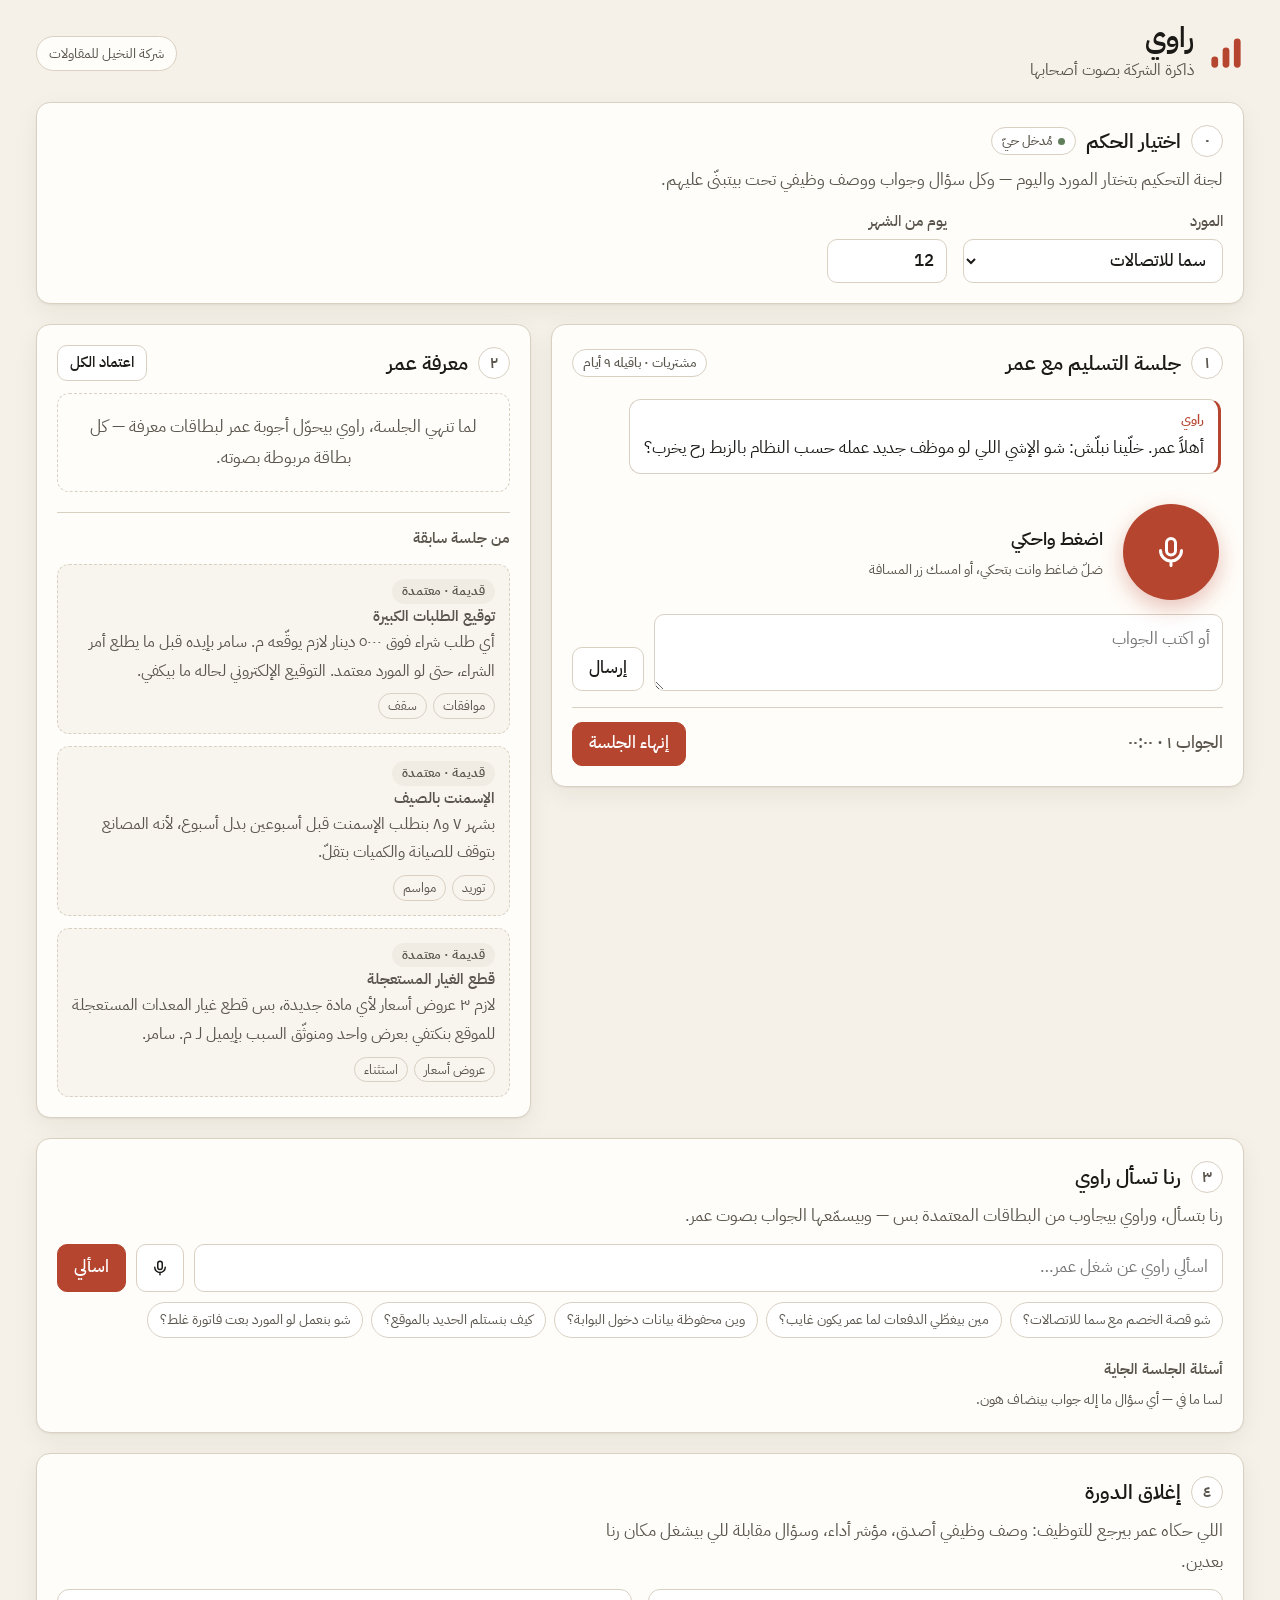
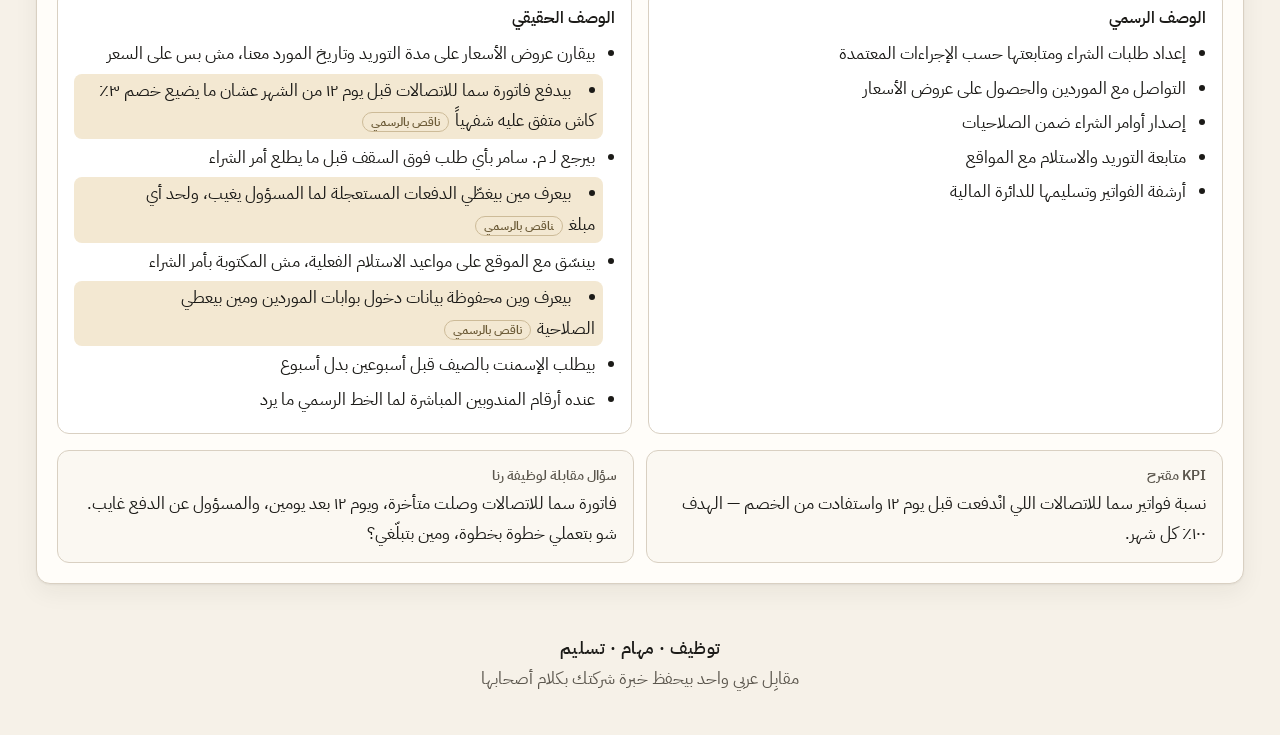
<file: templates/index.html>
<!doctype html>
<html lang="ar" dir="rtl">
<head>
<meta charset="utf-8">
<meta name="viewport" content="width=device-width, initial-scale=1">
<title>راوي — ذاكرة الشركة بصوت أصحابها</title>
<link rel="icon" href="data:image/svg+xml,%3Csvg xmlns=%27http://www.w3.org/2000/svg%27 viewBox=%270 0 32 32%27%3E%3Crect x=%273%27 y=%2719%27 width=%276%27 height=%2710%27 rx=%273%27 fill=%27%23B5452F%27/%3E%3Crect x=%2713%27 y=%2711%27 width=%276%27 height=%2718%27 rx=%273%27 fill=%27%23B5452F%27/%3E%3Crect x=%2723%27 y=%273%27 width=%276%27 height=%2726%27 rx=%273%27 fill=%27%23B5452F%27/%3E%3C/svg%3E">
<link rel="preconnect" href="https://fonts.googleapis.com">
<link rel="preconnect" href="https://fonts.gstatic.com" crossorigin>
<link href="https://fonts.googleapis.com/css2?family=IBM+Plex+Sans+Arabic:wght@400;500;600&display=swap" rel="stylesheet">
<style>
:root{
  --bg:#F6F1E8;--panel:#FFFDF9;--line:#D9D0C2;--ink:#1B1A17;--ink2:#5B564D;
  --accent:#B5452F;--accent-soft:#F4E2DC;--ok:#5F7F5A;--ok-soft:#E7EEE4;--hl:#F3E8D2;
  --r:14px;--shadow:0 1px 2px rgba(27,26,23,.05),0 8px 24px rgba(27,26,23,.06);
}
*{box-sizing:border-box}
html{-webkit-text-size-adjust:100%}
body{margin:0;background:var(--bg);color:var(--ink);font:400 17px/1.8 "IBM Plex Sans Arabic",system-ui,-apple-system,"Segoe UI",Tahoma,sans-serif}
p,li{max-width:64ch}
p{margin:0}
button,input,select,textarea{font:inherit;color:inherit}
:focus-visible{outline:2px solid var(--ink);outline-offset:2px}
.muted{color:var(--ink2)}
.small{font-size:14px}

/* header */
.top{max-width:1240px;margin:0 auto;padding:22px 16px 18px;display:flex;align-items:center;gap:14px;flex-wrap:wrap}
.mark{flex:none}
.brand h1{margin:0;font-size:28px;font-weight:600;line-height:1.2}
.brand .tag{color:var(--ink2);font-size:16px}
.co{margin-inline-start:auto;font-size:14px;color:var(--ink2);border:1px solid var(--line);border-radius:999px;padding:4px 12px;background:var(--panel)}

main{max-width:1240px;margin:0 auto;padding:0 16px 40px;display:grid;gap:20px}
.duo{display:grid;gap:20px;min-width:0}
@media (min-width:1024px){.duo{grid-template-columns:7fr 5fr;align-items:start}}

.panel{background:var(--panel);border:1px solid var(--line);border-radius:var(--r);box-shadow:var(--shadow);padding:20px;min-width:0}
.phead{display:flex;align-items:center;gap:10px;flex-wrap:wrap;margin-bottom:6px}
.phead h2{margin:0;font-size:20px;font-weight:600}
.pnum{width:32px;height:32px;border-radius:50%;border:1px solid var(--line);display:grid;place-items:center;font-weight:600;color:var(--ink2);font-size:16px;flex:none;background:#fff}
.spacer{flex:1}
.chip{display:inline-flex;align-items:center;gap:6px;font-size:13px;font-weight:500;border:1px solid var(--line);border-radius:999px;padding:2px 10px;background:#fff;color:var(--ink2);line-height:1.7}
.chip .dot{width:7px;height:7px;border-radius:50%;background:var(--ok)}

.btn{min-height:44px;padding:0 16px;border-radius:10px;border:1px solid var(--line);background:#fff;cursor:pointer;display:inline-flex;align-items:center;justify-content:center;gap:8px;font-weight:500;white-space:nowrap}
.btn:hover{border-color:#B9AD9B}
.btn[disabled]{opacity:.5;cursor:not-allowed}
.btn.primary{background:var(--accent);border-color:var(--accent);color:#fff}
.btn.primary:hover{background:#9E3B28}
.btn.voice{color:var(--accent);border-color:#E3C2B9;background:#fff}
.btn.voice:hover{background:var(--accent-soft)}
.btn.sm{min-height:36px;padding:0 12px;font-size:15px}
.btn svg{width:18px;height:18px;flex:none}

/* panel 0 */
.row{display:flex;gap:16px;flex-wrap:wrap;margin-top:12px}
.field{display:flex;flex-direction:column;gap:4px;font-size:15px;color:var(--ink2);font-weight:500}
.field select,.field input{min-height:44px;border:1px solid var(--line);border-radius:10px;background:#fff;padding:0 12px;color:var(--ink);font-size:17px}
.field select{min-width:260px;max-width:100%}
.field input{width:120px}

/* panel 1 */
.log{display:flex;flex-direction:column;gap:12px;max-height:460px;overflow:auto;padding:8px 2px;margin-top:10px;scroll-behavior:smooth}
.bubble{max-width:min(64ch,92%);padding:10px 14px;border-radius:12px;background:#fff;border:1px solid var(--line)}
.bubble.rawi{align-self:flex-start;border-right:3px solid var(--accent)}
.bubble.omar{align-self:flex-end;background:#FBF8F2}
.who{display:flex;align-items:center;gap:8px;font-size:13px;font-weight:600;line-height:1.6;margin-bottom:2px}
.rawi .who{color:var(--accent)}
.omar .who{color:var(--ink2)}
.who .play{border:0;background:none;color:var(--accent);cursor:pointer;font-size:13px;font-weight:500;padding:0 4px;min-height:24px;display:inline-flex;align-items:center;gap:4px}
.who .play svg{width:14px;height:14px}
.typing-dots{display:inline-flex;gap:4px;padding:6px 0}
.typing-dots i{width:7px;height:7px;border-radius:50%;background:var(--ink2);opacity:.4;animation:blink 1.2s infinite}
.typing-dots i:nth-child(2){animation-delay:.2s}.typing-dots i:nth-child(3){animation-delay:.4s}
@keyframes blink{50%{opacity:1}}
.lock{display:inline-flex;align-items:center;gap:4px;font-size:13px;font-weight:600;background:#EFE9DF;border:1px solid var(--line);border-radius:999px;padding:0 8px;line-height:1.7;vertical-align:1px;color:var(--ink)}
.lock svg{width:12px;height:12px}

.live{min-height:0;border:1px dashed #E3C2B9;background:#FDF7F4;border-radius:10px;padding:8px 12px;color:var(--ink2);margin-top:10px}
.live b{color:var(--accent);font-weight:600;font-size:13px;display:block}

.ptt-wrap{display:flex;align-items:center;gap:20px;padding:22px 4px 14px}
.ptt{position:relative;width:96px;height:96px;border-radius:50%;border:0;background:var(--accent);color:#fff;cursor:pointer;flex:none;display:grid;place-items:center;
  touch-action:none;user-select:none;-webkit-user-select:none;-webkit-touch-callout:none;box-shadow:0 8px 22px rgba(181,69,47,.32);transition:transform .15s}
.ptt svg{width:36px;height:36px;position:relative;z-index:1}
.ptt[disabled]{opacity:.55;cursor:wait}
.ring{position:absolute;inset:0;border-radius:50%;border:2px solid var(--accent);opacity:0;pointer-events:none}
.rec .ptt{transform:scale(1.05)}
.rec .ring{animation:ring 1.6s ease-out infinite}
.rec .ring.r2{animation-delay:.8s}
@keyframes ring{0%{transform:scale(1);opacity:.6}100%{transform:scale(1.75);opacity:0}}
.ptt-label{display:flex;flex-direction:column;gap:2px}
.ptt-label b{font-size:18px;font-weight:600}
.bars{display:none;align-items:flex-end;gap:4px;height:24px}
.rec .bars{display:inline-flex}
.bars i{width:5px;height:6px;border-radius:3px;background:var(--accent);animation:bar .9s ease-in-out infinite}
.bars i:nth-child(2){animation-delay:.12s}.bars i:nth-child(3){animation-delay:.24s}.bars i:nth-child(4){animation-delay:.36s}.bars i:nth-child(5){animation-delay:.48s}
@keyframes bar{0%,100%{height:5px}50%{height:24px}}

.fb{display:grid;grid-template-columns:repeat(auto-fit,minmax(200px,1fr));gap:10px;padding:16px 0 8px}
.fb .btn{white-space:normal;text-align:right;justify-content:flex-start;padding:8px 14px;line-height:1.5}
.fb .btn small{display:block;color:var(--ink2);font-weight:400;font-size:13px}
.fb-note{font-size:14px;color:var(--ink2)}

.typed{display:flex;gap:10px;align-items:flex-end}
.typed textarea{flex:1;min-height:52px;max-height:160px;resize:vertical;border:1px solid var(--line);border-radius:10px;padding:10px 12px;background:#fff;line-height:1.6;min-width:0}
.pfoot{display:flex;align-items:center;gap:12px;flex-wrap:wrap;border-top:1px solid var(--line);margin-top:16px;padding-top:14px}
.counter{font-weight:500;color:var(--ink2);font-variant-numeric:tabular-nums}

/* panel 2 */
.cards{display:grid;gap:12px;margin-top:12px}
.kcard{border:1px solid var(--line);border-radius:12px;background:#fff;padding:14px;transition:border-color .2s,background .2s}
.kcard.approved{border-color:var(--ok);background:#FAFCF9}
.khead{display:flex;align-items:center;gap:8px;justify-content:space-between}
.ichip{font-size:13px;font-weight:600;color:var(--ink2);background:#F1ECE3;border-radius:999px;padding:0 10px;line-height:1.9}
.conf{display:inline-flex;gap:4px;align-items:center}
.conf i{width:8px;height:8px;border-radius:50%;border:1px solid var(--ink2);display:block}
.conf i.on{background:var(--ink2)}
.kcard h3{font-size:17px;font-weight:600;margin:6px 0 2px;line-height:1.6}
.kcard p{font-size:16px}
.tags{display:flex;gap:6px;flex-wrap:wrap;margin-top:8px}
.tags span{font-size:13px;color:var(--ink2);border:1px solid var(--line);border-radius:999px;padding:0 9px;line-height:1.8}
.kact{display:flex;gap:8px;flex-wrap:wrap;margin-top:10px}
.approve[aria-pressed="true"]{background:var(--ok);border-color:var(--ok);color:#fff}
.empty{border:1px dashed var(--line);border-radius:12px;padding:18px;color:var(--ink2);text-align:center}
.empty p{margin:0 auto}
.old{margin-top:20px;border-top:1px solid var(--line);padding-top:12px}
.old h3{font-size:15px;font-weight:600;color:var(--ink2);margin:0}
.old .kcard{background:#F8F5EF;border-style:dashed;color:var(--ink2)}
.old .kcard h3{color:var(--ink2)}
.skel{border:1px solid var(--line);border-radius:12px;padding:14px;background:#fff}
.skel i{display:block;height:12px;border-radius:6px;margin:8px 0;background:linear-gradient(90deg,#EFE9DF 25%,#F8F4EC 50%,#EFE9DF 75%);background-size:200% 100%;animation:shim 1.2s linear infinite}
.skel i:nth-child(1){width:35%}.skel i:nth-child(2){width:90%}.skel i:nth-child(3){width:70%}
@keyframes shim{to{background-position:-200% 0}}
.kcard.pulse{animation:pulse .8s ease-in-out 2}
@keyframes pulse{0%,100%{box-shadow:0 0 0 0 rgba(181,69,47,0)}50%{box-shadow:0 0 0 6px rgba(181,69,47,.28);border-color:var(--accent)}}

/* panel 3 */
.ask{display:flex;gap:10px;margin-top:12px;flex-wrap:wrap}
.ask input{flex:1 1 240px;min-height:48px;border:1px solid var(--line);border-radius:10px;padding:0 14px;background:#fff;min-width:0}
.ask .btn.icon{width:48px;padding:0}
.ask .btn.icon.on{background:var(--accent);color:#fff;border-color:var(--accent)}
.sugg{display:flex;gap:8px;flex-wrap:wrap;margin-top:10px}
.sugg button{min-height:36px;border:1px solid var(--line);background:#fff;border-radius:999px;padding:0 12px;font-size:14px;cursor:pointer;color:var(--ink2)}
.sugg button:hover{color:var(--ink);border-color:#B9AD9B}
.answer{margin-top:14px}
.acard{border:1px solid var(--line);border-right:3px solid var(--accent);border-radius:12px;background:#fff;padding:14px 16px}
.acard .who{color:var(--accent)}
.asrc{display:flex;align-items:center;gap:10px;flex-wrap:wrap;margin-top:10px;font-size:14px;color:var(--ink2)}
.asrc a{color:var(--ink);font-weight:500}
.unknown{border:1px dashed var(--line);border-radius:12px;padding:14px 16px;background:#FBF8F2}
.unknown b{font-weight:600;display:block}
.nextq{margin-top:18px}
.nextq h3{font-size:15px;font-weight:600;color:var(--ink2);margin:0 0 4px}
.nextq ol{margin:0;padding-inline-start:22px}

/* panel 4 */
.cols{display:grid;gap:16px;margin-top:12px}
@media (min-width:768px){.cols{grid-template-columns:1fr 1fr}}
.desc{border:1px solid var(--line);border-radius:12px;padding:14px 16px;background:#fff}
.desc h3{margin:0 0 6px;font-size:16px;font-weight:600}
.desc ul{margin:0;padding-inline-start:20px}
.desc li{margin:4px 0}
.desc li.miss{background:var(--hl);border-radius:8px;padding:2px 8px;margin-inline-start:-8px;list-style-position:inside}
.desc .flag{font-size:12px;font-weight:600;border:1px solid #CDBB98;border-radius:999px;padding:0 8px;margin-inline-start:6px;white-space:nowrap;color:#6B5A36}
.out{display:grid;gap:12px;margin-top:16px}
@media (min-width:768px){.out{grid-template-columns:1fr 1fr}}
.out .box{border:1px solid var(--line);border-radius:12px;padding:12px 16px;background:#FBF8F2}
.out .box b{display:block;font-size:14px;color:var(--ink2);font-weight:600}

footer{max-width:1240px;margin:0 auto;padding:10px 16px 40px;text-align:center;color:var(--ink2)}
footer .flow{font-weight:600;color:var(--ink);letter-spacing:.5px}
footer p{margin:0 auto}

.toast{position:fixed;bottom:20px;left:50%;transform:translate(-50%,20px);background:var(--ink);color:#fff;padding:10px 18px;border-radius:12px;font-size:15px;opacity:0;pointer-events:none;transition:opacity .2s,transform .2s;display:flex;align-items:center;gap:8px;max-width:calc(100% - 32px);z-index:10}
.toast.show{opacity:1;transform:translate(-50%,0)}
.toast svg{width:16px;height:16px}
.sr{position:absolute;width:1px;height:1px;overflow:hidden;clip:rect(0 0 0 0);white-space:nowrap}

@media (max-width:600px){
  .panel{padding:16px}
  .field select{min-width:0;width:100%}
  .field{flex:1 1 100%}
  .ptt-wrap{gap:16px}
  .typed{flex-direction:column;align-items:stretch}
}
@media (prefers-reduced-motion:reduce){
  *,*::before,*::after{animation:none!important;transition:none!important;scroll-behavior:auto!important}
  .rec .ring{opacity:.35;transform:scale(1.25)}
  .bars i:nth-child(odd){height:18px}.bars i:nth-child(even){height:10px}
  .kcard.pulse{outline:3px solid var(--accent);outline-offset:2px}
}
</style>
</head>
<body>
<header class="top">
  <svg class="mark" width="36" height="36" viewBox="0 0 32 32" aria-hidden="true">
    <rect x="3" y="19" width="6" height="10" rx="3" fill="#B5452F"/>
    <rect x="13" y="11" width="6" height="18" rx="3" fill="#B5452F"/>
    <rect x="23" y="3" width="6" height="26" rx="3" fill="#B5452F"/>
  </svg>
  <div class="brand">
    <h1>راوي</h1>
    <div class="tag">ذاكرة الشركة بصوت أصحابها</div>
  </div>
  <span class="co">شركة النخيل للمقاولات</span>
</header>

<main>
  <!-- ٠ -->
  <section class="panel" id="p0" aria-labelledby="h0">
    <div class="phead">
      <span class="pnum">٠</span><h2 id="h0">اختيار الحكم</h2>
      <span class="chip"><span class="dot"></span>مُدخل حيّ</span>
    </div>
    <p class="muted">لجنة التحكيم بتختار المورد واليوم — وكل سؤال وجواب ووصف وظيفي تحت بيتبنّى عليهم.</p>
    <div class="row">
      <label class="field">المورد
        <select id="supplier">
          <option>سما للاتصالات</option>
          <option>الرواد للمواد الكهربائية</option>
          <option>مؤسسة الحديد الأردنية</option>
        </select>
      </label>
      <label class="field">يوم من الشهر
        <input id="day" type="number" min="1" max="28" value="12" inputmode="numeric">
      </label>
    </div>
  </section>

  <div class="duo">
    <!-- ١ -->
    <section class="panel" id="p1" aria-labelledby="h1">
      <div class="phead">
        <span class="pnum">١</span><h2 id="h1">جلسة التسليم مع عمر</h2>
        <span class="spacer"></span>
        <span class="chip">مشتريات · باقيله ٩ أيام</span>
      </div>
      <div id="log" class="log" aria-live="polite"></div>
      <div id="live" class="live" hidden><b>عم بسمعك…</b><span id="liveText"></span></div>

      <div id="pttWrap" class="ptt-wrap">
        <button id="ptt" class="ptt" type="button" aria-label="اضغط واحكي — ضل ضاغط وانت بتحكي">
          <span class="ring"></span><span class="ring r2"></span>
          <svg viewBox="0 0 24 24" fill="none" stroke="currentColor" stroke-width="2" stroke-linecap="round" stroke-linejoin="round" aria-hidden="true"><rect x="9" y="3" width="6" height="11" rx="3"/><path d="M5 11a7 7 0 0 0 14 0M12 18v3"/></svg>
        </button>
        <div class="ptt-label">
          <b id="pttText">اضغط واحكي</b>
          <span class="bars" aria-hidden="true"><i></i><i></i><i></i><i></i><i></i></span>
          <span id="pttHint" class="muted small">ضلّ ضاغط وانت بتحكي، أو امسك زر المسافة</span>
        </div>
      </div>

      <div id="fbWrap" hidden>
        <p class="fb-note">وضع العرض الاحتياطي: اختار جواب جاهز من أجوبة عمر.</p>
        <div id="fb" class="fb"></div>
      </div>

      <div class="typed">
        <label class="sr" for="typed">أو اكتب الجواب</label>
        <textarea id="typed" rows="2" placeholder="أو اكتب الجواب"></textarea>
        <button id="sendTyped" class="btn" type="button">إرسال</button>
      </div>

      <div class="pfoot">
        <span id="counter" class="counter">الجواب ١ · <span dir="ltr">٠٠:٠٠</span></span>
        <span class="spacer"></span>
        <button id="endBtn" class="btn primary" type="button">إنهاء الجلسة</button>
      </div>
    </section>

    <!-- ٢ -->
    <section class="panel" id="p2" aria-labelledby="h2">
      <div class="phead">
        <span class="pnum">٢</span><h2 id="h2">معرفة عمر</h2>
        <span class="spacer"></span>
        <button id="approveAll" class="btn sm" type="button" hidden>اعتماد الكل</button>
      </div>
      <div id="cards" class="cards">
        <div class="empty"><p>لما تنهي الجلسة، راوي بيحوّل أجوبة عمر لبطاقات معرفة — كل بطاقة مربوطة بصوته.</p></div>
      </div>
      <div class="old">
        <h3>من جلسة سابقة</h3>
        <div id="oldCards" class="cards"></div>
      </div>
    </section>
  </div>

  <!-- ٣ -->
  <section class="panel" id="p3" aria-labelledby="h3">
    <div class="phead"><span class="pnum">٣</span><h2 id="h3">رنا تسأل راوي</h2></div>
    <p class="muted">رنا بتسأل، وراوي بيجاوب من البطاقات المعتمدة بس — وبيسمّعها الجواب بصوت عمر.</p>
    <form id="askForm" class="ask" autocomplete="off">
      <label class="sr" for="askInput">سؤال رنا</label>
      <input id="askInput" placeholder="اسألي راوي عن شغل عمر…">
      <button id="askMic" class="btn icon" type="button" aria-label="احكي السؤال" hidden>
        <svg viewBox="0 0 24 24" fill="none" stroke="currentColor" stroke-width="2" stroke-linecap="round" aria-hidden="true"><rect x="9" y="3" width="6" height="11" rx="3"/><path d="M5 11a7 7 0 0 0 14 0M12 18v3"/></svg>
      </button>
      <button class="btn primary" type="submit">اسألي</button>
    </form>
    <div id="sugg" class="sugg"></div>
    <div id="answer" class="answer" aria-live="polite"></div>
    <div class="nextq">
      <h3>أسئلة الجلسة الجاية</h3>
      <ol id="nextList"></ol>
      <p id="nextEmpty" class="muted small">لسا ما في — أي سؤال ما إله جواب بينضاف هون.</p>
    </div>
  </section>

  <!-- ٤ -->
  <section class="panel" id="p4" aria-labelledby="h4">
    <div class="phead"><span class="pnum">٤</span><h2 id="h4">إغلاق الدورة</h2></div>
    <p class="muted">اللي حكاه عمر بيرجع للتوظيف: وصف وظيفي أصدق، مؤشر أداء، وسؤال مقابلة للي بيشغل مكان رنا بعدين.</p>
    <div class="cols">
      <div class="desc"><h3>الوصف الرسمي</h3><ul id="official"></ul></div>
      <div class="desc"><h3>الوصف الحقيقي</h3><ul id="real"></ul></div>
    </div>
    <div class="out">
      <div class="box"><b>KPI مقترح</b><span id="kpi"></span></div>
      <div class="box"><b>سؤال مقابلة لوظيفة رنا</b><span id="iq"></span></div>
    </div>
  </section>
</main>

<footer>
  <p class="flow">توظيف · مهام · تسليم</p>
  <p>مقابِل عربي واحد بيحفظ خبرة شركتك بكلام أصحابها</p>
</footer>

<div id="toast" class="toast" role="status" aria-live="polite"></div>
<audio id="player" preload="none"></audio>

<script>
(() => {
'use strict';
const $ = s => document.querySelector(s);
const FALLBACK = new URLSearchParams(location.search).get('mode') === 'fallback';
const REDUCE = matchMedia('(prefers-reduced-motion: reduce)').matches;
const MASK = '[حُذفت]';
const OPENING = 'أهلاً عمر. خلّينا نبلّش: شو الإشي اللي لو موظف جديد عمله حسب النظام بالزبط رح يخرب؟';
const LOCK = '<svg viewBox="0 0 24 24" fill="none" stroke="currentColor" stroke-width="2.4" aria-hidden="true"><rect x="5" y="11" width="14" height="10" rx="2"/><path d="M8 11V7a4 4 0 0 1 8 0v4"/></svg>';
const PLAY = '<svg viewBox="0 0 24 24" fill="currentColor" aria-hidden="true"><path d="M8 5v14l11-7z"/></svg>';

const S = {answers: [], turns: [{role: 'rawi', text: OPENING}], cards: [], approved: new Set(),
           busy: false, start: null, pendingAudio: null, fbAudio: {}};

const OLD = [
  {id: 'old1', title: 'توقيع الطلبات الكبيرة', tags: ['موافقات', 'سقف'],
   fact: 'أي طلب شراء فوق ٥٠٠٠ دينار لازم يوقّعه م. سامر بإيده قبل ما يطلع أمر الشراء، حتى لو المورد معتمد. التوقيع الإلكتروني لحاله ما بيكفي.'},
  {id: 'old2', title: 'الإسمنت بالصيف', tags: ['توريد', 'مواسم'],
   fact: 'بشهر ٧ و٨ بنطلب الإسمنت قبل أسبوعين بدل أسبوع، لأنه المصانع بتوقف للصيانة والكميات بتقلّ.'},
  {id: 'old3', title: 'قطع الغيار المستعجلة', tags: ['عروض أسعار', 'استثناء'],
   fact: 'لازم ٣ عروض أسعار لأي مادة جديدة، بس قطع غيار المعدات المستعجلة للموقع بنكتفي بعرض واحد ومنوثّق السبب بإيميل لـ م. سامر.'},
];

const FB = [
  {label: 'الخصم اللي مش مكتوب', t: (s, d) => `مع ${s} في اتفاق شفهي من سنتين: إذا دفعنا فاتورتهم قبل يوم ${d} من الشهر بيعطونا خصم ٣٪ كاش. مش مكتوب بالعقد، الاتفاق بيني وبين أبو خالد مدير المبيعات عندهم. اللي بيمشي حسب النظام بيستنى فترة السداد ٦٠ يوم وبيضيّع الخصم.`},
  {label: 'بيانات دخول البوابة', t: (s, d) => `بيانات الدخول على بوابة ${s} للطلبيات: اسم المستخدم nakheel.proc وكلمة السر هي Nakheel2026. النسخة الورقية محفوظة بخزنة م. سامر، وهو اللي بيعطي الصلاحية لأي حدا جديد.`},
  {label: 'مين بيغطّي الدفعات', t: (s, d) => `لما أكون غايب، الدفعات المستعجلة بتغطّيها لينا من المالية. بس صلاحيتها لحد ٢٠٠٠ دينار، وأي إشي أكبر لازم م. سامر يوقّعه. إذا قرّب يوم ${d} وفاتورة ${s} لسا ما انْدفعت، لينا بتعرف تتصرف.`},
  {label: 'لو مشيت حسب النظام', t: (s, d) => `النظام بيقول الاستلام بساعات الدوام بس. بس شاحنات الحديد ممنوعة تفوت المدينة بالنهار، فأنا بنسّق مع أبو محمود حارس الموقع يستلم الساعة ٦ الصبح، وأنا بوقّع إشعار الاستلام تاني يوم. لو استنينا الدوام، الشحنة بترجع.`},
];

/* ---------- helpers ---------- */
const AR = '٠١٢٣٤٥٦٧٨٩';
const ar = n => String(n).replace(/\d/g, d => AR[d]);
const sleep = ms => new Promise(r => setTimeout(r, ms));
const esc = s => String(s ?? '').replace(/[&<>"']/g, c => ({'&': '&amp;', '<': '&lt;', '>': '&gt;', '"': '&quot;', "'": '&#39;'}[c]));
const rich = s => esc(s).split(MASK).join(`<span class="lock">${LOCK}حُذفت</span>`);
function ctx() {
  let day = parseInt($('#day').value, 10);
  if (!Number.isFinite(day)) day = 12;
  return {supplier: $('#supplier').value, day: Math.max(1, Math.min(28, day))};
}
let toastT;
function toast(msg, lock) {
  const t = $('#toast');
  t.innerHTML = (lock ? LOCK : '') + esc(msg);
  t.classList.add('show');
  clearTimeout(toastT);
  toastT = setTimeout(() => t.classList.remove('show'), 2800);
}
function maskSecrets(text) {
  let found = false;
  let t = String(text).replace(/(كلمة السر|كلمة سر|الباسورد|باسورد|password)(\s*(?:هي|هو|:)?\s*)([^\s،,.]+)/gi,
    (m, a, b, c) => { if (c === MASK) return m; found = true; return a + b + MASK; });
  t = t.replace(/[A-Za-z0-9]{6,}/g, w => (/[A-Za-z]/.test(w) && /\d/.test(w)) ? (found = true, MASK) : w);
  return {text: t, found};
}
async function api(path, body) {
  const ctl = new AbortController();
  const timer = setTimeout(() => ctl.abort(), 20000);
  try {
    const r = await fetch(path, {method: 'POST', headers: {'Content-Type': 'application/json'},
                                 body: JSON.stringify(body), signal: ctl.signal});
    if (!r.ok) return null;
    return await r.json();
  } catch (_) { return null; } finally { clearTimeout(timer); }
}
function typeInto(el, text, scroller) {
  return new Promise(res => {
    if (REDUCE) { el.innerHTML = rich(text); if (scroller) scroller.scrollTop = scroller.scrollHeight; return res(); }
    let i = 0;
    const step = () => {
      i = Math.min(text.length, i + 2);
      el.textContent = text.slice(0, i);
      if (scroller) scroller.scrollTop = scroller.scrollHeight;
      if (i < text.length) setTimeout(step, 22); else { el.innerHTML = rich(text); res(); }
    };
    step();
  });
}

/* ---------- voice out ---------- */
let arVoice = null;
function pickVoice() {
  const v = speechSynthesis.getVoices();
  arVoice = v.find(x => /^ar[-_]JO/i.test(x.lang)) || v.find(x => /^ar/i.test(x.lang)) || null;
}
if ('speechSynthesis' in window) { pickVoice(); speechSynthesis.addEventListener('voiceschanged', pickVoice); }
function speak(text) {
  if (!arVoice) return;
  try {
    speechSynthesis.cancel();
    const u = new SpeechSynthesisUtterance(text);
    u.voice = arVoice; u.lang = arVoice.lang;
    speechSynthesis.speak(u);
  } catch (_) {}
}
const player = $('#player');
function playAudio(url) {
  if (!url) return;
  try { if ('speechSynthesis' in window) speechSynthesis.cancel(); } catch (_) {}
  player.src = url;
  player.play().catch(() => {});
}

/* ---------- panel 1: chat ---------- */
const log = $('#log');
function bubble(role, html) {
  const b = document.createElement('div');
  b.className = 'bubble ' + role;
  b.innerHTML = html;
  log.appendChild(b);
  log.scrollTop = log.scrollHeight;
  return b;
}
function addRawi(text, instant) {
  const b = bubble('rawi', '<div class="who">راوي</div><p></p>');
  const p = b.querySelector('p');
  if (instant) { p.innerHTML = rich(text); return Promise.resolve(); }
  return typeInto(p, text, log);
}
function addRawiThinking() {
  return bubble('rawi', '<div class="who">راوي</div><p><span class="typing-dots" aria-label="راوي عم يفكّر"><i></i><i></i><i></i></span></p>');
}
function addOmar(text, url, index) {
  const play = url ? `<button class="play" type="button" data-url="${esc(url)}">${PLAY}اسمع</button>` : '';
  bubble('omar', `<div class="who">عمر · الجواب ${ar(index + 1)} ${play}</div><p>${rich(text)}</p>`);
}
log.addEventListener('click', e => { const b = e.target.closest('.play'); if (b) playAudio(b.dataset.url); });

function setBusy(on) {
  S.busy = on;
  $('#ptt').disabled = on;
  $('#sendTyped').disabled = on;
  document.querySelectorAll('#fb .btn').forEach(b => b.disabled = on);
}
function updateCounter() {
  const secs = S.start ? Math.floor((Date.now() - S.start) / 1000) : 0;
  const mm = String(Math.floor(secs / 60)).padStart(2, '0'), ss = String(secs % 60).padStart(2, '0');
  $('#counter').innerHTML = `الجواب ${ar(S.answers.length + 1)} · <span dir="ltr">${ar(mm)}:${ar(ss)}</span>`;
}
setInterval(updateCounter, 1000);

const LOCAL_Q = [
  'مين بتتصل فيه لما المورد يتأخر، وشو الخطة البديلة اللي مش مكتوبة؟',
  'شو الاستثناء اللي بتعمله وما حدا بيعرف عنه غيرك؟',
  'لما تكون غايب، مين بيغطّي الدفعات؟',
];

async function submitAnswer(raw, url) {
  raw = String(raw || '').trim();
  if (!raw || S.busy) return false;
  const {text, found} = maskSecrets(raw);
  if (found) toast('تم حذف كلمة سر قبل الإرسال', true);
  if (!S.start) S.start = Date.now();
  const index = S.answers.length;
  S.answers.push({index, transcript: text, url: url || null});
  S.turns.push({role: 'omar', text});
  addOmar(text, url, index);
  updateCounter();
  setBusy(true);
  const thinking = addRawiThinking();
  const r = await api('/api/followup', {...ctx(), index, turns: S.turns});
  const q = (r && typeof r.question === 'string' && r.question.trim()) || LOCAL_Q[index % LOCAL_Q.length];
  S.turns.push({role: 'rawi', text: q});
  await typeInto(thinking.querySelector('p'), q, log);
  speak(q);
  setBusy(false);
  return true;
}

/* ---------- push to talk ---------- */
const SR = window.SpeechRecognition || window.webkitSpeechRecognition;
const MIME = window.MediaRecorder && MediaRecorder.isTypeSupported
  ? (MediaRecorder.isTypeSupported('audio/webm') ? 'audio/webm' : MediaRecorder.isTypeSupported('audio/mp4') ? 'audio/mp4' : '')
  : '';
let rec = null, mr = null, stream = null, chunks = [], holding = false, recording = false;
let finalText = '', interimText = '', recStart = 0, recTimer = null, stopping = false;

function setRecUI(on) {
  $('#pttWrap').classList.toggle('rec', on);
  $('#pttText').textContent = on ? 'عم بسمعك… ' : 'اضغط واحكي';
  $('#live').hidden = !on;
  if (on) {
    $('#liveText').textContent = '';
    recStart = Date.now();
    recTimer = setInterval(() => {
      const s = Math.floor((Date.now() - recStart) / 1000);
      $('#pttText').textContent = `عم بسمعك… ${ar(Math.floor(s / 60))}:${ar(String(s % 60).padStart(2, '0'))}`;
    }, 500);
  } else clearInterval(recTimer);
}
function showLive() { $('#liveText').textContent = (finalText + ' ' + interimText).trim(); }

async function startRec() {
  if (recording || S.busy || FALLBACK) return;
  holding = true; recording = true;
  finalText = ''; interimText = ''; chunks = [];
  try { if ('speechSynthesis' in window) speechSynthesis.cancel(); } catch (_) {}
  player.pause();
  setRecUI(true);
  if (SR) {
    try {
      rec = new SR();
      rec.lang = 'ar-JO'; rec.continuous = true; rec.interimResults = true;
      rec.onresult = e => {
        let interim = '';
        for (let i = e.resultIndex; i < e.results.length; i++) {
          const res = e.results[i];
          if (res.isFinal) finalText += res[0].transcript + ' '; else interim += res[0].transcript;
        }
        interimText = interim;
        showLive();
      };
      rec.onerror = () => {};
      rec.onend = () => { if (holding && rec) { try { rec.start(); } catch (_) {} } };
      rec.start();
    } catch (_) { rec = null; }
  }
  if (window.MediaRecorder && navigator.mediaDevices && navigator.mediaDevices.getUserMedia) {
    try {
      if (!stream) stream = await navigator.mediaDevices.getUserMedia({audio: true});
      if (!holding) return;
      mr = new MediaRecorder(stream, MIME ? {mimeType: MIME} : undefined);
      mr.ondataavailable = e => { if (e.data && e.data.size) chunks.push(e.data); };
      mr.start();
    } catch (_) { mr = null; }
  }
}

async function stopRec() {
  if (!recording || stopping) return;
  stopping = true; holding = false;
  const m = mr;
  const blobP = new Promise(res => {
    if (m && m.state !== 'inactive') {
      m.onstop = () => res(chunks.length ? new Blob(chunks, {type: m.mimeType || MIME || 'audio/webm'}) : null);
      try { m.stop(); } catch (_) { res(null); }
    } else res(null);
  });
  const r = rec; rec = null;
  try { r && r.stop(); } catch (_) {}
  await sleep(600); // وقت للنتائج النهائية من التعرّف على الكلام
  const blob = await Promise.race([blobP, sleep(1500).then(() => null)]);
  recording = false; stopping = false; mr = null;
  setRecUI(false);
  const text = (finalText + ' ' + interimText).replace(/\s+/g, ' ').trim();
  const url = blob && blob.size ? URL.createObjectURL(blob) : null;
  if (text) {
    submitAnswer(text, url);
  } else if (url) {
    S.pendingAudio = url;
    toast(SR ? 'ما التقطت كلام — اكتب الجواب وبنربطه بالتسجيل' : 'المتصفح ما بيحوّل الصوت لنص — اكتب الجواب وبنربطه بالتسجيل');
    $('#typed').focus();
  } else {
    toast('ما وصلني صوت — ضلّ ضاغط وانت بتحكي، أو اكتب الجواب');
  }
}

const ptt = $('#ptt');
ptt.addEventListener('pointerdown', e => {
  if (e.button !== undefined && e.button !== 0) return;
  e.preventDefault();
  try { ptt.setPointerCapture(e.pointerId); } catch (_) {}
  startRec();
});
['pointerup', 'pointercancel', 'lostpointercapture'].forEach(ev => ptt.addEventListener(ev, () => stopRec()));
ptt.addEventListener('contextmenu', e => e.preventDefault());
const typingTarget = el => el && (el.closest('input, textarea, select') || el.isContentEditable);
document.addEventListener('keydown', e => {
  if (e.code !== 'Space' || FALLBACK || typingTarget(e.target)) return;
  e.preventDefault();
  if (!e.repeat) startRec();
});
document.addEventListener('keyup', e => {
  if (e.code !== 'Space' || typingTarget(e.target)) return;
  if (recording) { e.preventDefault(); stopRec(); }
});
window.addEventListener('blur', () => { if (recording) stopRec(); });

async function sendTyped() {
  const ta = $('#typed');
  if (!ta.value.trim() || S.busy) return;
  const ok = await submitAnswer(ta.value, S.pendingAudio);
  if (ok !== false) { ta.value = ''; S.pendingAudio = null; }
}
$('#sendTyped').addEventListener('click', sendTyped);
$('#typed').addEventListener('keydown', e => {
  if (e.key === 'Enter' && !e.shiftKey && !e.isComposing) { e.preventDefault(); sendTyped(); }
});

/* ---------- fallback mode ---------- */
if (FALLBACK) {
  $('#pttWrap').hidden = true;
  $('#fbWrap').hidden = false;
  const box = $('#fb');
  FB.forEach((f, i) => {
    const b = document.createElement('button');
    b.type = 'button'; b.className = 'btn';
    b.innerHTML = `${esc(f.label)}<small>جواب عمر ${ar(i + 1)}</small>`;
    b.addEventListener('click', () => {
      const {supplier, day} = ctx();
      submitAnswer(f.t(supplier, ar(day)), S.fbAudio[i] || null);
    });
    box.appendChild(b);
  });
  [1, 2, 3, 4].forEach(n => {
    const url = `/static/audio/omar-${n}.webm`;
    fetch(url, {method: 'HEAD'}).then(r => { if (r.ok) S.fbAudio[n - 1] = url; }).catch(() => {});
  });
}

/* ---------- panel 2: cards ---------- */
function confDots(n) {
  n = Math.max(1, Math.min(3, Number(n) || 2));
  return `<span class="conf" title="درجة الثقة ${ar(n)} من ٣" aria-label="درجة الثقة ${ar(n)} من ٣">` +
    [1, 2, 3].map(i => `<i class="${i <= n ? 'on' : ''}"></i>`).join('') + '</span>';
}
function cardHTML(c, old) {
  const tags = (c.tags || []).map(t => `<span>${esc(t)}</span>`).join('');
  const head = old
    ? `<span class="ichip">قديمة · معتمدة</span>`
    : `<span class="ichip">الجواب ${ar(Number(c.answer_index) + 1)}</span>${confDots(c.confidence)}`;
  const acts = old ? '' : `<div class="kact">
      ${c.url ? `<button class="btn voice sm listen" type="button">${PLAY}اسمع عمر</button>` : ''}
      <button class="btn sm approve" type="button" aria-pressed="${S.approved.has(c.id)}">${S.approved.has(c.id) ? '✓ معتمدة' : 'اعتماد'}</button>
    </div>`;
  return `<article class="kcard${!old && S.approved.has(c.id) ? ' approved' : ''}" id="card-${esc(c.id)}" data-id="${esc(c.id)}">
    <div class="khead">${head}</div>
    <h3>${rich(c.title)}</h3><p>${rich(c.fact)}</p>
    ${tags ? `<div class="tags">${tags}</div>` : ''}${acts}</article>`;
}
function renderCards() {
  const box = $('#cards');
  if (!S.cards.length) {
    box.innerHTML = '<div class="empty"><p>ما طلع ولا بطاقة — جاوب كم سؤال كمان وانهي الجلسة.</p></div>';
    $('#approveAll').hidden = true;
    return;
  }
  box.innerHTML = S.cards.map(c => cardHTML(c, false)).join('');
  $('#approveAll').hidden = false;
  $('#approveAll').textContent = S.cards.every(c => S.approved.has(c.id)) ? '✓ كلها معتمدة' : 'اعتماد الكل';
}
$('#oldCards').innerHTML = OLD.map(c => cardHTML(c, true)).join('');
$('#cards').addEventListener('click', e => {
  const card = e.target.closest('.kcard');
  if (!card) return;
  const c = S.cards.find(x => x.id === card.dataset.id);
  if (!c) return;
  if (e.target.closest('.listen')) playAudio(c.url);
  if (e.target.closest('.approve')) {
    S.approved.has(c.id) ? S.approved.delete(c.id) : S.approved.add(c.id);
    renderCards();
  }
});
$('#approveAll').addEventListener('click', () => {
  S.cards.forEach(c => S.approved.add(c.id));
  renderCards();
  toast('اعتمدت كل البطاقات — رنا بتقدر تسأل هلق');
});

function localCards() {
  return S.answers.map(a => {
    const w = a.transcript.split(/\s+/);
    return {answer_index: a.index, title: w.slice(0, 6).join(' '), fact: a.transcript, tags: ['مشتريات'], confidence: 2};
  });
}
async function endSession() {
  if (!S.answers.length) { toast('لسا عمر ما جاوب ولا سؤال'); return; }
  if (S.busy) return;
  const btn = $('#endBtn');
  btn.disabled = true;
  $('#approveAll').hidden = true;
  $('#cards').innerHTML = '<div class="skel"><i></i><i></i><i></i></div>'.repeat(Math.min(3, S.answers.length));
  if (window.innerWidth < 1024) $('#p2').scrollIntoView({behavior: REDUCE ? 'auto' : 'smooth', block: 'start'});
  const r = await api('/api/extract', {...ctx(), answers: S.answers.map(a => ({index: a.index, transcript: a.transcript}))});
  const raw = r && Array.isArray(r.cards) && r.cards.length ? r.cards : localCards();
  S.cards = raw.map((c, i) => ({
    id: 'c' + i, answer_index: c.answer_index, title: String(c.title || ''), fact: String(c.fact || ''),
    tags: Array.isArray(c.tags) ? c.tags : [], confidence: c.confidence,
    url: (S.answers.find(a => a.index === Number(c.answer_index)) || {}).url || null,
  }));
  S.approved = new Set();
  renderCards();
  btn.disabled = false;
  addRawi(`يسلموا عمر. طلّعت ${ar(S.cards.length)} بطاقات من كلامك — راجعها م. سامر واعتمدها، وبتوصل لرنا بصوتك.`);
}
$('#endBtn').addEventListener('click', endSession);

/* ---------- panel 3: Rana asks ---------- */
function knowledge() {
  return [...S.cards.filter(c => S.approved.has(c.id)), ...OLD];
}
function addNext(q) {
  const li = document.createElement('li');
  li.textContent = q;
  $('#nextList').appendChild(li);
  $('#nextEmpty').hidden = true;
}
function pulse(el) {
  if (!el) return;
  el.classList.remove('pulse'); void el.offsetWidth; el.classList.add('pulse');
  el.scrollIntoView({behavior: REDUCE ? 'auto' : 'smooth', block: 'nearest'});
  setTimeout(() => el.classList.remove('pulse'), 2200);
}
async function askRawi(q) {
  q = String(q || '').trim();
  if (!q) return;
  const {text, found} = maskSecrets(q);
  if (found) toast('تم حذف كلمة سر قبل الإرسال', true);
  const ans = $('#answer');
  ans.innerHTML = '<div class="acard"><div class="who">راوي</div><span class="typing-dots"><i></i><i></i><i></i></span></div>';
  const kb = knowledge();
  const r = await api('/api/ask', {question: text, cards: kb.map(c => ({id: c.id, title: c.title, fact: c.fact}))});
  const src = r && r.card_id ? kb.find(c => c.id === String(r.card_id)) : null;
  if (r && r.answer && src) {
    const isOld = src.id.startsWith('old');
    const label = isOld ? 'من جلسة سابقة' : `الجواب ${ar(Number(src.answer_index) + 1)}`;
    ans.innerHTML = `<div class="acard"><div class="who">راوي</div><p></p>
      <div class="asrc">المصدر: <a href="#card-${esc(src.id)}">${rich(src.title)}</a> · ${label}
      ${src.url ? `<button class="btn voice sm" type="button" id="ansPlay">${PLAY}اسمع عمر</button>` : ''}</div></div>`;
    const btn = $('#ansPlay');
    if (btn) btn.addEventListener('click', () => playAudio(src.url));
    pulse(document.getElementById('card-' + src.id));
    if (src.url) playAudio(src.url);
    await typeInto(ans.querySelector('p'), r.answer);
  } else {
    ans.innerHTML = '<div class="unknown"><b>عمر ما حكى عن هاد لسا</b><span class="muted">أُضيفت لأسئلة الجلسة الجاية</span></div>';
    addNext(text);
    if (S.cards.length && !S.cards.some(c => S.approved.has(c.id))) toast('في بطاقات من جلسة عمر لسا مش معتمدة');
  }
}
$('#askForm').addEventListener('submit', e => { e.preventDefault(); const v = $('#askInput').value; $('#askInput').value = ''; askRawi(v); });
$('#sugg').addEventListener('click', e => { const b = e.target.closest('button'); if (b) askRawi(b.textContent); });

if (SR) {
  const mic = $('#askMic');
  mic.hidden = false;
  let r2 = null;
  mic.addEventListener('click', () => {
    if (r2) { try { r2.stop(); } catch (_) {} return; }
    try {
      r2 = new SR(); r2.lang = 'ar-JO'; r2.interimResults = true;
      mic.classList.add('on');
      r2.onresult = e => { $('#askInput').value = Array.from(e.results).map(x => x[0].transcript).join(' '); };
      r2.onend = () => { mic.classList.remove('on'); r2 = null; const v = $('#askInput').value.trim(); if (v) { $('#askInput').value = ''; askRawi(v); } };
      r2.onerror = () => {};
      r2.start();
    } catch (_) { r2 = null; mic.classList.remove('on'); }
  });
}

/* ---------- panel 4 + supplier/day ---------- */
function renderStatic() {
  const {supplier, day} = ctx();
  const d = ar(day);
  const official = [
    'إعداد طلبات الشراء ومتابعتها حسب الإجراءات المعتمدة',
    'التواصل مع الموردين والحصول على عروض الأسعار',
    'إصدار أوامر الشراء ضمن الصلاحيات',
    'متابعة التوريد والاستلام مع المواقع',
    'أرشفة الفواتير وتسليمها للدائرة المالية',
  ];
  const real = [
    {t: 'بيقارن عروض الأسعار على مدة التوريد وتاريخ المورد معنا، مش بس على السعر'},
    {t: `بيدفع فاتورة ${supplier} قبل يوم ${d} من الشهر عشان ما يضيع خصم ٣٪ كاش متفق عليه شفهياً`, miss: true},
    {t: 'بيرجع لـ م. سامر بأي طلب فوق السقف قبل ما يطلع أمر الشراء'},
    {t: 'بيعرف مين بيغطّي الدفعات المستعجلة لما المسؤول يغيب، ولحد أي مبلغ', miss: true},
    {t: 'بينسّق مع الموقع على مواعيد الاستلام الفعلية، مش المكتوبة بأمر الشراء'},
    {t: 'بيعرف وين محفوظة بيانات دخول بوابات الموردين ومين بيعطي الصلاحية', miss: true},
    {t: 'بيطلب الإسمنت بالصيف قبل أسبوعين بدل أسبوع'},
    {t: 'عنده أرقام المندوبين المباشرة لما الخط الرسمي ما يرد'},
  ];
  $('#official').innerHTML = official.map(x => `<li>${esc(x)}</li>`).join('');
  $('#real').innerHTML = real.map(x => `<li class="${x.miss ? 'miss' : ''}">${esc(x.t)}${x.miss ? '<span class="flag">ناقص بالرسمي</span>' : ''}</li>`).join('');
  $('#kpi').textContent = `نسبة فواتير ${supplier} اللي انْدفعت قبل يوم ${d} واستفادت من الخصم — الهدف ١٠٠٪ كل شهر.`;
  $('#iq').textContent = `فاتورة ${supplier} وصلت متأخرة، ويوم ${d} بعد يومين، والمسؤول عن الدفع غايب. شو بتعملي خطوة بخطوة، ومين بتبلّغي؟`;
  const sugg = [`شو قصة الخصم مع ${supplier}؟`, 'مين بيغطّي الدفعات لما عمر يكون غايب؟', 'وين محفوظة بيانات دخول البوابة؟', 'كيف بنستلم الحديد بالموقع؟', 'شو بنعمل لو المورد بعت فاتورة غلط؟'];
  $('#sugg').innerHTML = sugg.map(s => `<button type="button">${esc(s)}</button>`).join('');
}
$('#supplier').addEventListener('change', renderStatic);
$('#day').addEventListener('input', renderStatic);
$('#day').addEventListener('change', () => { $('#day').value = ctx().day; renderStatic(); });

/* ---------- boot ---------- */
if (!SR && !FALLBACK) $('#pttHint').textContent = 'المتصفح ما بيحوّل الصوت لنص — سجّل واكتب الجواب، أو جرّب Chrome';
renderStatic();
updateCounter();
addRawi(OPENING).then(() => speak(OPENING));
})();
</script>
</body>
</html>
</file>
